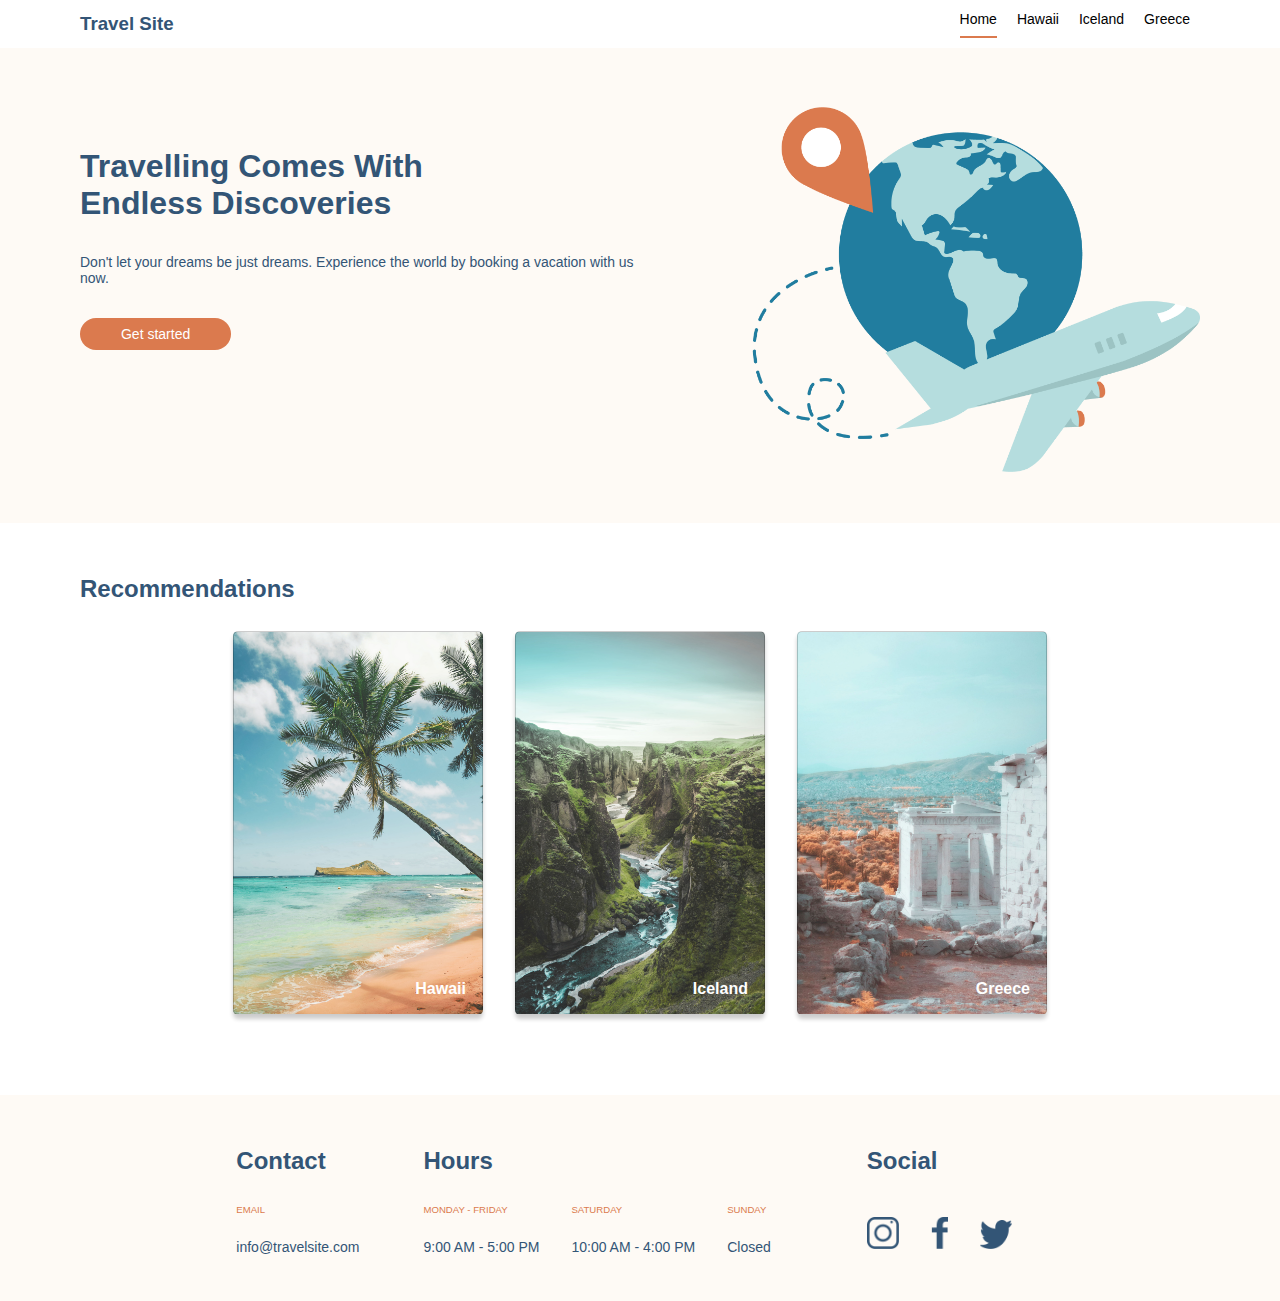
<file: index.html>
<!DOCTYPE html>
<html lang="en">
<head>
  <meta charset="UTF-8">
  <meta name="viewport" content="width=device-width, initial-scale=1.0">
  <link rel="stylesheet" type="text/css" href="css/global.css">
  <link rel="stylesheet" type="text/css" href="css/main.css">
  <title>Travel Site - Home Page</title>
</head>
<body>
  <header>
    <nav class="nav-wrapper">
      <h3 class="logo-box"><a href="/index.html" class="logo-link">Travel Site</a></h3>
      <ul class="nav-list">
        <li class="nav-list__item nav-list__item--active"><a href="./index.html" class="nav-list__link">Home</a></li>
        <li class="nav-list__item"><a href="./pages/hawaii.html" class="nav-list__link">Hawaii</a></li>
        <li class="nav-list__item"><a href="./pages/iceland.html" class="nav-list__link">Iceland</a></li>
        <li class="nav-list__item"><a href="./pages/greece.html" class="nav-list__link">Greece</a></li>
      </ul>
    </nav>
  </header>

  <main>
    <section class="hero">
      <div class="hero-wrapper">
        <div class="hero-card">
          <h1 class="hero-card__title">Travelling Comes With Endless Discoveries</h1>
          <p class="hero-card__slogan">Don't let your dreams be just dreams. Experience the world by booking a vacation with us now.</p>
          <button class="hero-card__btn">Get started</button>
        </div>
        <img class="hero-img" src="assets/Images/hero.png" alt="airplane around the globe">
      </div>
    </section>

  <section class="recommendations">
    <div class="reco-wrapper">
      <h2 class="reco-title">Recommendations</h2>
      <div class="card-container">
        <a class="dest-card__name" href="pages/hawaii.html">
          <div class="dest-card dest-card--hawaii"><p>Hawaii</p></div>
        </a>
        <a class="dest-card__name" href="pages/iceland.html">
          <div class="dest-card dest-card--iceland"><p>Iceland</p></div>
        </a>
        <a class="dest-card__name" href="pages/greece.html">
          <div class="dest-card dest-card--greece"><p>Greece</p></div>
        </a>
      </div>
    </div>
  </section>
</main>

  <footer>
    <div class="footer-container">
      <div class="footer-card footer-card--email">
        <h2 class="footer-card__title">Contact</h2>
        <p class="footer-card__subtitle">EMAIL</p>
        <p class="footer-card__info">info@travelsite.com</p>
      </div>
      <div class="footer-card footer-card--time">
        <h2 class="footer-card__title">Hours</h2>
        <div class="footer-card--week-box">
          <div class="footer-card__week">
            <p class="footer-card__subtitle">MONDAY - FRIDAY</p>
            <p class="footer-card__info">9:00 AM - 5:00 PM</p>
          </div>
          <div class="footer-card__week">
            <p class="footer-card__subtitle">SATURDAY</p>
            <p class="footer-card__info">10:00 AM - 4:00 PM</p>
          </div>
          <div class="footer-card__week">
            <p class="footer-card__subtitle">SUNDAY</p>
            <p class="footer-card__info">Closed</p>
          </div>
        </div>
      </div>
      <div class="footer-card footer-card--social">
        <h2 class="footer-card__title">Social</h2>
        <div class="social-container">
          <a href="https://www.instagram.com/"><img src="./assets/Icons/icon-instagram.png" alt="Instagram" class="social-icon"></a>
          <a href="https://www.facebook.com/"><img src="./assets/Icons/icon-facebook.png" alt="Facebook" class="social-icon"></a>
          <a href="https://twitter.com/"><img src="./assets/Icons/icon-twitter.png" alt="Twitter" class="social-icon"></a>
        </div>
      </div>
    </div>
  </footer>
</body>
</html>
</file>
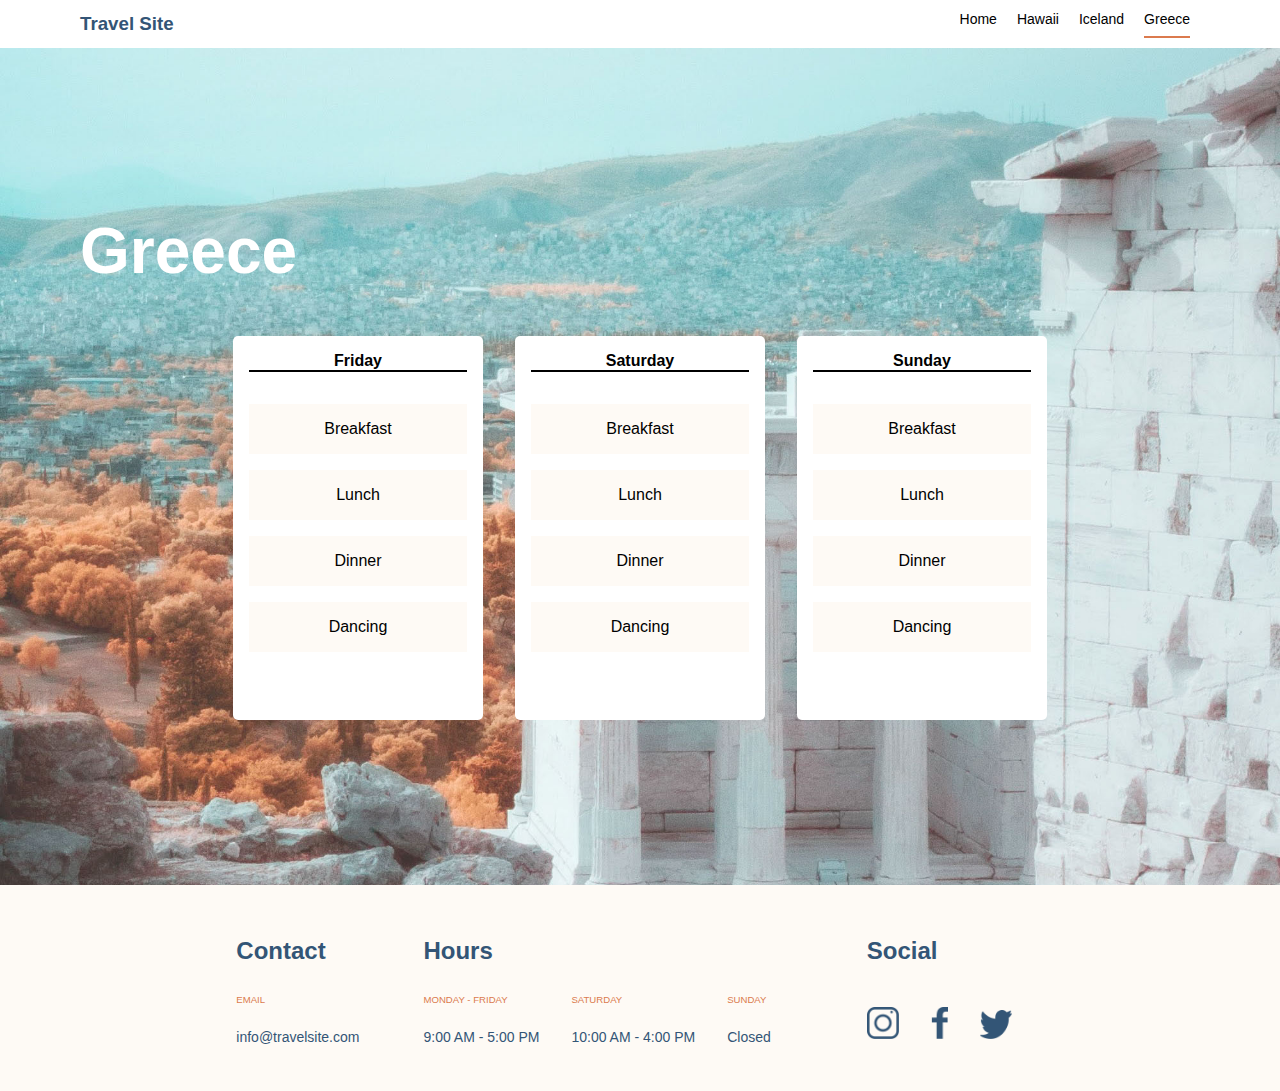
<file: pages/greece.html>
<!DOCTYPE html>
<html lang="en">
<head>
  <meta charset="UTF-8">
  <meta name="viewport" content="width=device-width, initial-scale=1.0">
  <link rel="stylesheet" type="text/css" href="../css/global.css">
  <link rel="stylesheet" type="text/css" href="../css/destinations.css">
  <title>Travel Site - Greece</title>
</head>
<body>
  <header>
    <nav class="nav-wrapper">
      <h3 class="logo-box"><a href="/index.html" class="logo-link">Travel Site</a></h3>
      <ul class="nav-list">
        <li class="nav-list__item"><a href="../index.html" class="nav-list__link">Home</a></li>
        <li class="nav-list__item"><a href="./hawaii.html" class="nav-list__link">Hawaii</a></li>
        <li class="nav-list__item"><a href="./iceland.html" class="nav-list__link">Iceland</a></li>
        <li class="nav-list__item nav-list__item--active"><a href="./greece.html" class="nav-list__link">Greece</a></li>
      </ul>
    </nav>
  </header>

  <main>
    <section class="section--greece">
      <div class="content-wrapper">
        <h1 class="content-title">Greece</h1>
        <div class="card-container">
          <div class="content-card">
            <h4 class="content-card__title">Friday</h4>
            <ul class="content-card__list">
              <li class="content-card__info">Breakfast</li>
              <li class="content-card__info">Lunch</li>
              <li class="content-card__info">Dinner</li>
              <li class="content-card__info">Dancing</li>
            </ul>
          </div>
          <div class="content-card">
            <h4 class="content-card__title">Saturday</h4>
            <ul class="content-card__list">
              <li class="content-card__info">Breakfast</li>
              <li class="content-card__info">Lunch</li>
              <li class="content-card__info">Dinner</li>
              <li class="content-card__info">Dancing</li>
            </ul>
          </div>
          <div class="content-card">
            <h4 class="content-card__title">Sunday</h4>
            <ul class="content-card__list">
              <li class="content-card__info">Breakfast</li>
              <li class="content-card__info">Lunch</li>
              <li class="content-card__info">Dinner</li>
              <li class="content-card__info">Dancing</li>
            </ul>
          </div>
        </div>
      </div>
    </section>
  </main>

  <footer>
    <div class="footer-container">
      <div class="footer-card footer-card--email">
        <h2 class="footer-card__title">Contact</h2>
        <p class="footer-card__subtitle">EMAIL</p>
        <p class="footer-card__info">info@travelsite.com</p>
      </div>
      <div class="footer-card footer-card--time">
        <h2 class="footer-card__title">Hours</h2>
        <div class="footer-card--week-box">
          <div class="footer-card__week">
            <p class="footer-card__subtitle">MONDAY - FRIDAY</p>
            <p class="footer-card__info">9:00 AM - 5:00 PM</p>
          </div>
          <div class="footer-card__week">
            <p class="footer-card__subtitle">SATURDAY</p>
            <p class="footer-card__info">10:00 AM - 4:00 PM</p>
          </div>
          <div class="footer-card__week">
            <p class="footer-card__subtitle">SUNDAY</p>
            <p class="footer-card__info">Closed</p>
          </div>
        </div>
      </div>
      <div class="footer-card footer-card--social">
        <h2 class="footer-card__title">Social</h2>
        <div class="social-container">
          <a href="https://www.instagram.com/"><img src="../assets/Icons/icon-instagram.png" alt="Instagram" class="social-icon"></a>
          <a href="https://www.facebook.com/"><img src="../assets/Icons/icon-facebook.png" alt="Facebook" class="social-icon"></a>
          <a href="https://twitter.com/"><img src="../assets/Icons/icon-twitter.png" alt="Twitter" class="social-icon"></a>
        </div>
      </div>
    </div>
  </footer>
</body>
</html>
</file>
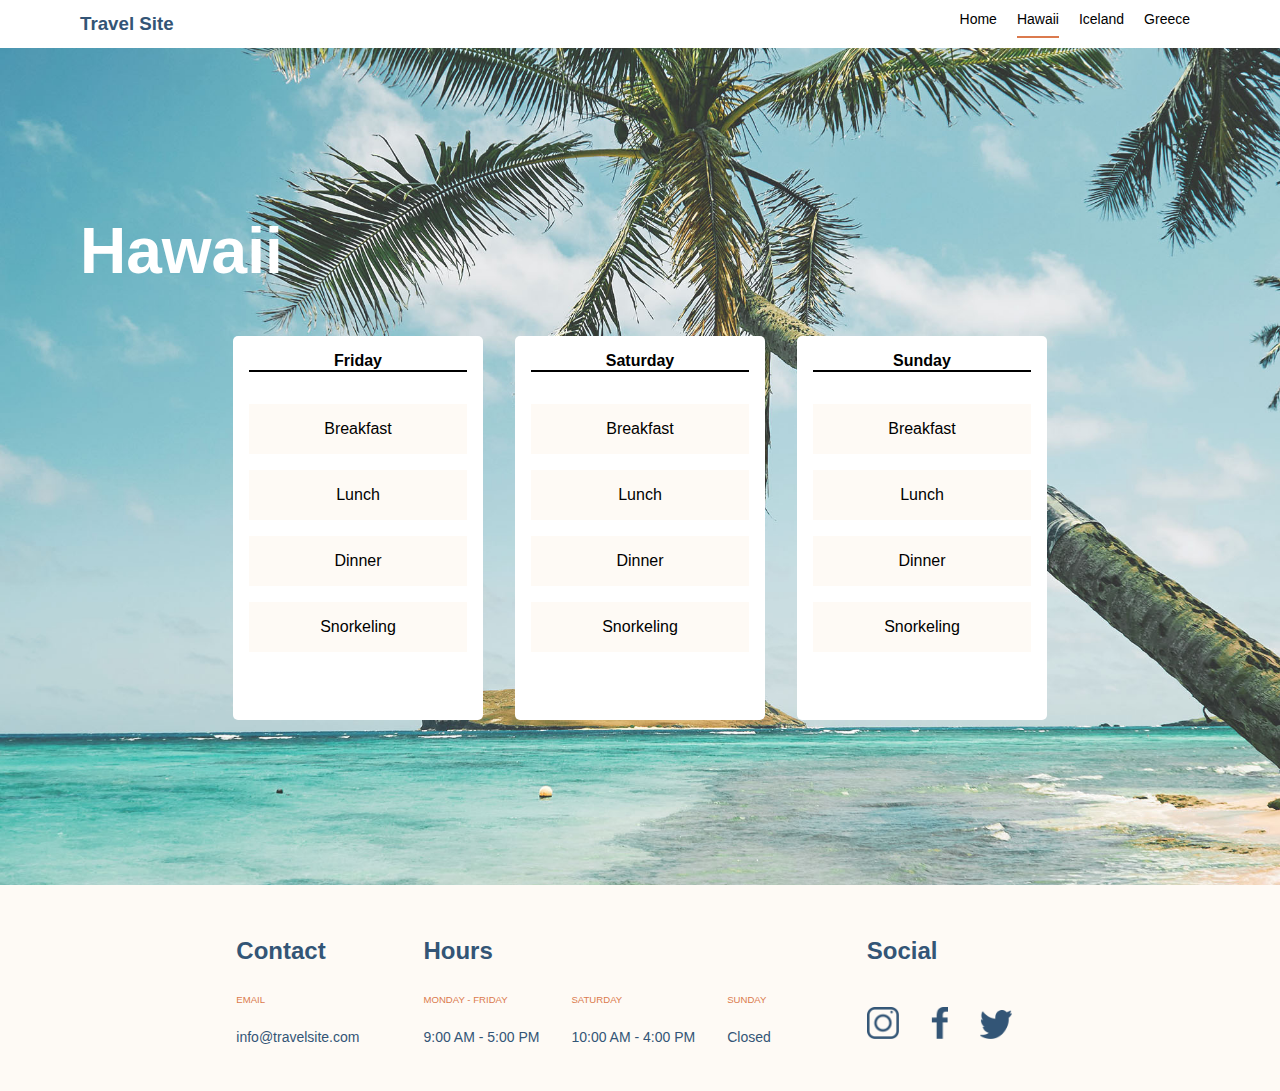
<file: pages/hawaii.html>
<!DOCTYPE html>
<html lang="en">
<head>
  <meta charset="UTF-8">
  <meta name="viewport" content="width=device-width, initial-scale=1.0">
  <link rel="stylesheet" type="text/css" href="../css/global.css">
  <link rel="stylesheet" type="text/css" href="../css/destinations.css">
  <title>Travel Site - Hawaii</title>
</head>
<body>
  <header>
    <nav class="nav-wrapper">
      <h3 class="logo-box"><a href="/index.html" class="logo-link">Travel Site</a></h3>
      <ul class="nav-list">
        <li class="nav-list__item"><a href="../index.html" class="nav-list__link">Home</a></li>
        <li class="nav-list__item nav-list__item--active"><a href="./hawaii.html" class="nav-list__link">Hawaii</a></li>
        <li class="nav-list__item"><a href="./iceland.html" class="nav-list__link">Iceland</a></li>
        <li class="nav-list__item"><a href="./greece.html" class="nav-list__link">Greece</a></li>
      </ul>
    </nav>
  </header>

  <main>
    <section class="section--hawaii">
      <div class="content-wrapper">
        <h1 class="content-title">Hawaii</h1>
        <div class="card-container">
          <div class="content-card">
            <h4 class="content-card__title">Friday</h4>
            <ul class="content-card__list">
              <li class="content-card__info">Breakfast</li>
              <li class="content-card__info">Lunch</li>
              <li class="content-card__info">Dinner</li>
              <li class="content-card__info">Snorkeling</li>
            </ul>
          </div>
          <div class="content-card">
            <h4 class="content-card__title">Saturday</h4>
            <ul class="content-card__list">
              <li class="content-card__info">Breakfast</li>
              <li class="content-card__info">Lunch</li>
              <li class="content-card__info">Dinner</li>
              <li class="content-card__info">Snorkeling</li>
            </ul>
          </div>
          <div class="content-card">
            <h4 class="content-card__title">Sunday</h4>
            <ul class="content-card__list">
              <li class="content-card__info">Breakfast</li>
              <li class="content-card__info">Lunch</li>
              <li class="content-card__info">Dinner</li>
              <li class="content-card__info">Snorkeling</li>
            </ul>
          </div>
        </div>
      </div>
    </section>
  </main>

  <footer>
    <div class="footer-container">
      <div class="footer-card footer-card--email">
        <h2 class="footer-card__title">Contact</h2>
        <p class="footer-card__subtitle">EMAIL</p>
        <p class="footer-card__info">info@travelsite.com</p>
      </div>
      <div class="footer-card footer-card--time">
        <h2 class="footer-card__title">Hours</h2>
        <div class="footer-card--week-box">
          <div class="footer-card__week">
            <p class="footer-card__subtitle">MONDAY - FRIDAY</p>
            <p class="footer-card__info">9:00 AM - 5:00 PM</p>
          </div>
          <div class="footer-card__week">
            <p class="footer-card__subtitle">SATURDAY</p>
            <p class="footer-card__info">10:00 AM - 4:00 PM</p>
          </div>
          <div class="footer-card__week">
            <p class="footer-card__subtitle">SUNDAY</p>
            <p class="footer-card__info">Closed</p>
          </div>
        </div>
      </div>
      <div class="footer-card footer-card--social">
        <h2 class="footer-card__title">Social</h2>
        <div class="social-container">
          <a href="https://www.instagram.com/"><img src="../assets/Icons/icon-instagram.png" alt="Instagram" class="social-icon"></a>
          <a href="https://www.facebook.com/"><img src="../assets/Icons/icon-facebook.png" alt="Facebook" class="social-icon"></a>
          <a href="https://twitter.com/"><img src="../assets/Icons/icon-twitter.png" alt="Twitter" class="social-icon"></a>
        </div>
      </div>
    </div>
  </footer>
</body>
</html>
</file>
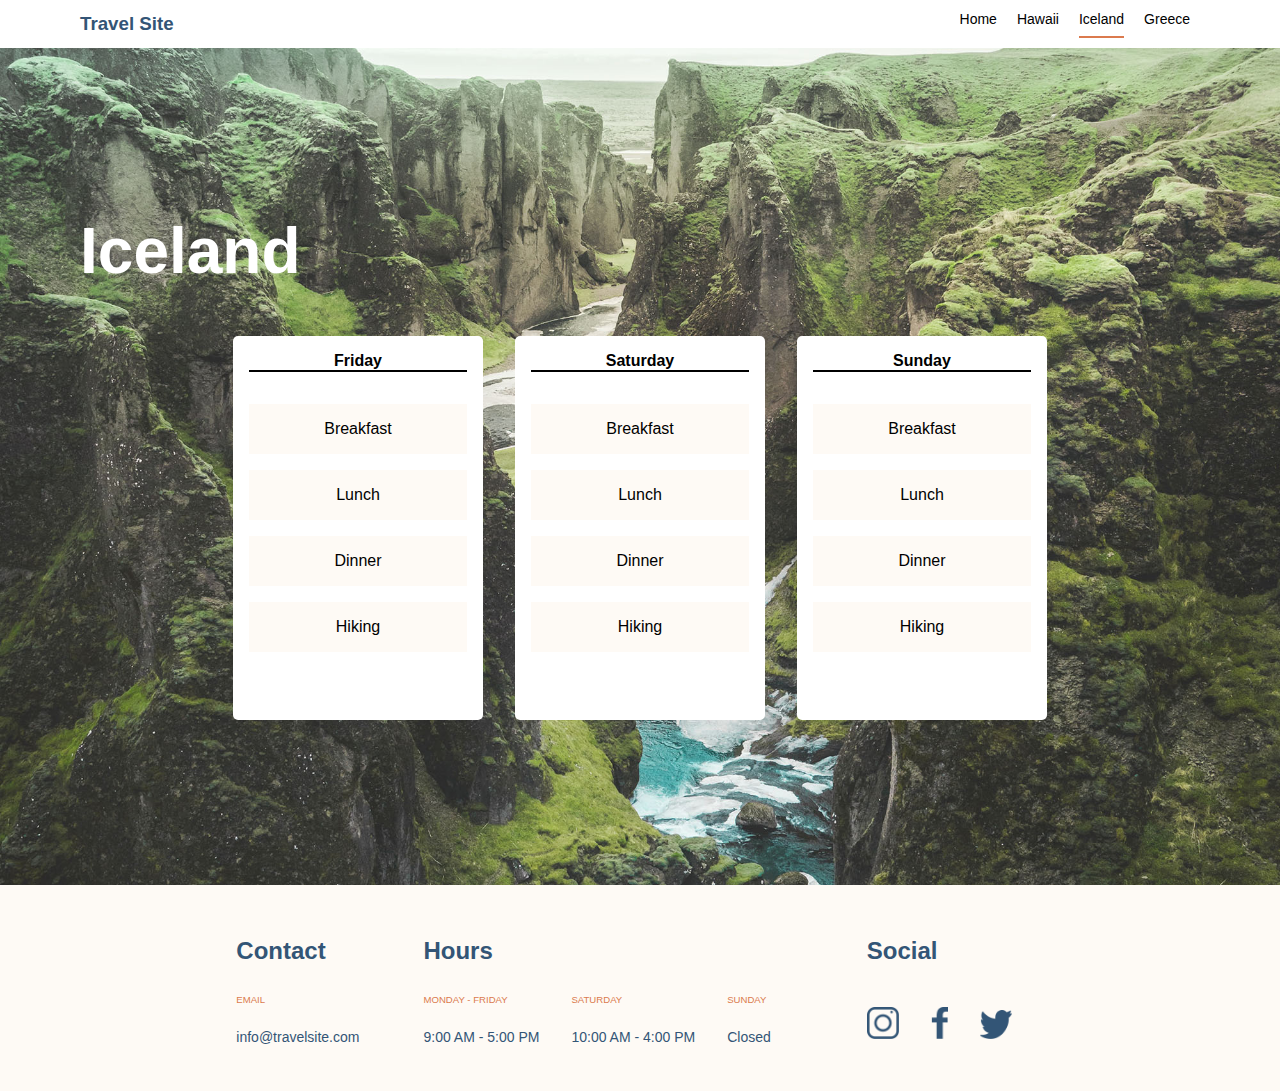
<file: pages/iceland.html>
<!DOCTYPE html>
<html lang="en">
<head>
  <meta charset="UTF-8">
  <meta name="viewport" content="width=device-width, initial-scale=1.0">
  <link rel="stylesheet" type="text/css" href="../css/global.css">
  <link rel="stylesheet" type="text/css" href="../css/destinations.css">
  <title>Travel Site - Iceland</title>
</head>
<body>
  <header>
    <nav class="nav-wrapper">
      <h3 class="logo-box"><a href="/index.html" class="logo-link">Travel Site</a></h3>
      <ul class="nav-list">
        <li class="nav-list__item"><a href="../index.html" class="nav-list__link">Home</a></li>
        <li class="nav-list__item"><a href="./hawaii.html" class="nav-list__link">Hawaii</a></li>
        <li class="nav-list__item nav-list__item--active"><a href="./iceland.html" class="nav-list__link">Iceland</a></li>
        <li class="nav-list__item"><a href="./greece.html" class="nav-list__link">Greece</a></li>
      </ul>
    </nav>
  </header>

  <main>
    <section class="section--iceland">
      <div class="content-wrapper">
        <h1 class="content-title">Iceland</h1>
        <div class="card-container">
          <div class="content-card">
            <h4 class="content-card__title">Friday</h4>
            <ul class="content-card__list">
              <li class="content-card__info">Breakfast</li>
              <li class="content-card__info">Lunch</li>
              <li class="content-card__info">Dinner</li>
              <li class="content-card__info">Hiking</li>
            </ul>
          </div>
          <div class="content-card">
            <h4 class="content-card__title">Saturday</h4>
            <ul class="content-card__list">
              <li class="content-card__info">Breakfast</li>
              <li class="content-card__info">Lunch</li>
              <li class="content-card__info">Dinner</li>
              <li class="content-card__info">Hiking</li>
            </ul>
          </div>
          <div class="content-card">
            <h4 class="content-card__title">Sunday</h4>
            <ul class="content-card__list">
              <li class="content-card__info">Breakfast</li>
              <li class="content-card__info">Lunch</li>
              <li class="content-card__info">Dinner</li>
              <li class="content-card__info">Hiking</li>
            </ul>
          </div>
        </div>
      </div>
    </section>
  </main>

  <footer>
    <div class="footer-container">
      <div class="footer-card footer-card--email">
        <h2 class="footer-card__title">Contact</h2>
        <p class="footer-card__subtitle">EMAIL</p>
        <p class="footer-card__info">info@travelsite.com</p>
      </div>
      <div class="footer-card footer-card--time">
        <h2 class="footer-card__title">Hours</h2>
        <div class="footer-card--week-box">
          <div class="footer-card__week">
            <p class="footer-card__subtitle">MONDAY - FRIDAY</p>
            <p class="footer-card__info">9:00 AM - 5:00 PM</p>
          </div>
          <div class="footer-card__week">
            <p class="footer-card__subtitle">SATURDAY</p>
            <p class="footer-card__info">10:00 AM - 4:00 PM</p>
          </div>
          <div class="footer-card__week">
            <p class="footer-card__subtitle">SUNDAY</p>
            <p class="footer-card__info">Closed</p>
          </div>
        </div>
      </div>
      <div class="footer-card footer-card--social">
        <h2 class="footer-card__title">Social</h2>
        <div class="social-container">
          <a href="https://www.instagram.com/"><img src="../assets/Icons/icon-instagram.png" alt="Instagram" class="social-icon"></a>
          <a href="https://www.facebook.com/"><img src="../assets/Icons/icon-facebook.png" alt="Facebook" class="social-icon"></a>
          <a href="https://twitter.com/"><img src="../assets/Icons/icon-twitter.png" alt="Twitter" class="social-icon"></a>
        </div>
      </div>
    </div>
  </footer>
</body>
</html>
</file>
<file: css/global.css>
/* COLOR VARIABLES */
/* GENERAL STYLING */
* {
  font-family: Verdana, sans-serif;
  box-sizing: border-box;
  /* border: 1px dashed black; */
}

body {
  margin: 0;
  height: 100%;
}

/* HEADER */
header {
  background-color: #FFF;
}
header .nav-wrapper {
  display: flex;
  justify-content: space-between;
  max-width: 70rem;
  margin: 0 auto;
}
header .nav-wrapper .logo-box {
  display: flex;
  align-items: center;
  margin: 0;
}
header .nav-wrapper .logo-box .logo-link {
  text-decoration: none;
  display: flex;
  align-items: center;
  color: #335576;
}
header .nav-wrapper .nav-list {
  display: flex;
  list-style-type: none;
  padding: 0;
  margin: 0;
}
header .nav-wrapper .nav-list .nav-list__item {
  display: inline-block;
  align-items: center;
  justify-content: center;
  margin: 0.625rem;
  padding-bottom: 0.5rem;
}
header .nav-wrapper .nav-list .nav-list__item.nav-list__item--active {
  border-bottom: 2px solid #DB7A4E;
}
header .nav-wrapper .nav-list .nav-list__item .nav-list__link {
  text-decoration: none;
  color: black;
  font-size: 0.875rem;
}

/* FOOTER  */
footer {
  background-color: #FEFAF5;
  color: #335576;
  display: flex;
  align-items: center;
  justify-content: center;
}
footer .footer-container {
  display: flex;
}
footer .footer-container .footer-card {
  display: flex;
  flex-direction: column;
  justify-content: space-between;
  margin: 2rem;
}
footer .footer-container .footer-card .footer-card--week-box {
  display: flex;
}
footer .footer-container .footer-card .footer-card__week {
  display: flex;
  flex-direction: column;
  margin-right: 2rem;
}
footer .footer-container .footer-card .footer-card__subtitle {
  color: #DB7A4E;
  font-size: 0.6rem;
}
footer .footer-container .footer-card .footer-card__info {
  font-size: 0.875rem;
}
footer .footer-container .footer-card .social-container {
  display: flex;
  margin-bottom: 1rem;
  align-items: flex-end;
}
footer .footer-container .footer-card .social-container .social-icon {
  max-width: 2rem;
  max-height: 2rem;
  margin-right: 2rem;
}/*# sourceMappingURL=global.css.map */
</file>
<file: css/main.css>
/* COLOR VARIABLES */
/* HERO SECTION */
.hero {
  background-color: #FEFAF5;
  display: flex;
}
.hero .hero-wrapper {
  display: flex;
  max-width: 70rem;
  margin: 3.125rem auto;
  justify-content: space-between;
  align-items: flex-start;
}
.hero .hero-wrapper .hero-card {
  display: flex;
  flex-direction: column;
  justify-content: flex-start;
  margin: 3.125rem 0rem;
  max-width: 50%;
}
.hero .hero-wrapper .hero-card .hero-card__title {
  color: #335576;
  margin: 0;
  font-size: xx-large;
  max-width: 80%;
}
.hero .hero-wrapper .hero-card .hero-card__slogan {
  color: #335576;
  font-size: 0.875rem;
  margin: 2rem 0px;
}
.hero .hero-wrapper .hero-card .hero-card__btn {
  background-color: #DB7A4E;
  color: #FFF;
  border: none;
  border-radius: 3.125rem;
  max-width: 27%;
  padding: 0.5rem;
  font-size: 0.875rem;
}
.hero .hero-wrapper .hero-img {
  max-width: 40%;
  display: flex;
  max-height: 24rem;
}

/* RECOMMENDATIONS SECTION */
.recommendations {
  display: flex;
  padding-top: 2rem;
  padding-bottom: 5rem;
}
.recommendations .reco-wrapper {
  display: flex;
  flex-direction: column;
  width: 70rem;
  margin: 0 auto;
}
.recommendations .reco-wrapper .reco-title {
  color: #335576;
}
.recommendations .reco-wrapper .card-container {
  display: flex;
  width: 100%;
  justify-content: center;
  margin-top: 0.5rem;
}
.recommendations .reco-wrapper .card-container .dest-card__name {
  text-decoration: none;
  color: #FFF;
  font-weight: bold;
}
.recommendations .reco-wrapper .card-container .dest-card__name .dest-card {
  display: flex;
  flex-direction: column;
  align-items: flex-end;
  justify-content: flex-end;
  border: 1px solid rgba(0, 0, 0, 0.2);
  width: 15.625rem;
  height: 24rem;
  border-radius: 5px;
  margin: 0rem 1rem;
  box-shadow: 0px 4px 4px rgba(0, 0, 0, 0.2);
  background-repeat: no-repeat;
  background-position: center center;
  background-size: cover;
  padding: 1rem;
}
.recommendations .reco-wrapper .card-container .dest-card__name .dest-card p {
  margin-bottom: 0;
}
.recommendations .reco-wrapper .card-container .dest-card__name .dest-card--hawaii {
  background-image: url(../assets/Images/hawaii.jpg);
}
.recommendations .reco-wrapper .card-container .dest-card__name .dest-card--iceland {
  background-image: url(../assets/Images/iceland.jpg);
}
.recommendations .reco-wrapper .card-container .dest-card__name .dest-card--greece {
  background-image: url(../assets/Images/greece.jpg);
}/*# sourceMappingURL=main.css.map */
</file>
<file: css/destinations.css>
/* COLOR VARIABLES */
/* DESTINATIONS PAGE CONTENT */
.section--hawaii {
  background: url(../assets/Images/hawaii.jpg) no-repeat center center;
  background-size: cover;
  height: 93vh;
  display: flex;
}

.section--iceland {
  background: url(../assets/Images/iceland.jpg) no-repeat center center;
  background-size: cover;
  height: 93vh;
  display: flex;
}

.section--greece {
  background: url(../assets/Images/greece.jpg) no-repeat center center;
  background-size: cover;
  height: 93vh;
  display: flex;
}

.content-wrapper {
  width: 70rem;
  margin: 0 auto;
  display: flex;
  flex-direction: column;
  justify-content: center;
}
.content-wrapper .content-title {
  margin: 0 0 3rem 0;
  font-size: 4rem;
  color: #FFF;
}
.content-wrapper .card-container {
  display: flex;
  justify-content: center;
}
.content-wrapper .card-container .content-card {
  background-color: #FFF;
  width: 15.625rem;
  height: 24rem;
  border-radius: 5px;
  margin: 0rem 1rem;
  padding: 0rem 1rem 1rem 1rem;
}
.content-wrapper .card-container .content-card .content-card__title {
  display: flex;
  justify-content: center;
  border-bottom: 2px solid black;
  margin: 1rem 0rem;
}
.content-wrapper .card-container .content-card .content-card__list {
  padding: 0;
  margin-top: 2rem;
}
.content-wrapper .card-container .content-card .content-card__list .content-card__info {
  background-color: #FEFAF5;
  display: flex;
  justify-content: center;
  padding: 1rem;
  list-style: none;
  margin: 1rem 0;
}/*# sourceMappingURL=destinations.css.map */
</file>
